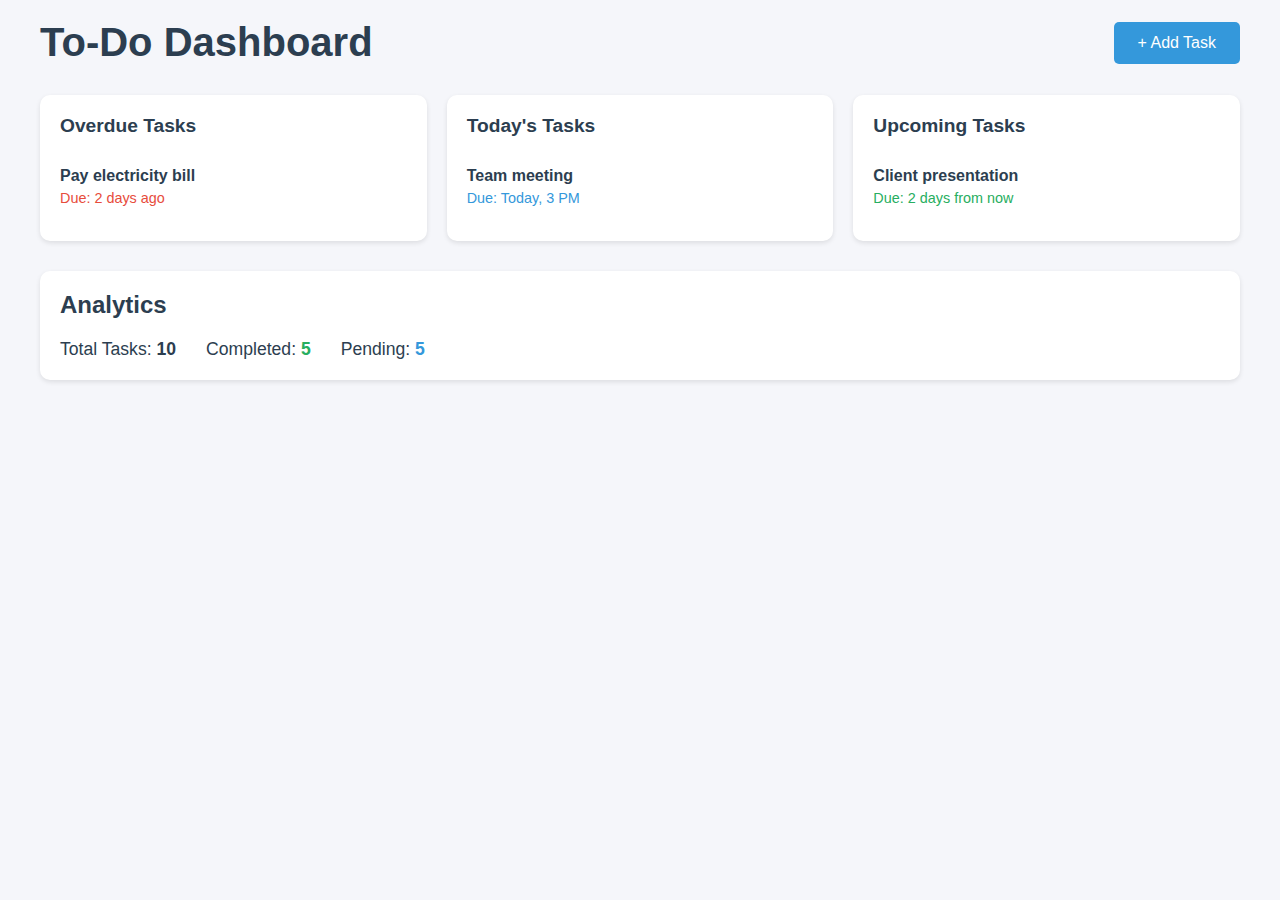
<file: dashboard.html>
<!DOCTYPE html>
<html lang="en">
<head>
    <meta charset="UTF-8">
    <meta name="viewport" content="width=device-width, initial-scale=1.0">
    <title>To-Do Dashboard</title>
    <link rel="stylesheet" href="todolist.css">
</head>
<body>
    <div class="container">
        
        <header class="dashboard-header">
            <h1>To-Do Dashboard</h1>
            <button class="create-btn">+ Add Task</button>
        </header>

        <!-- Task Sections -->
        <section class="tasks-overview">
            <div class="overview-card">
                <h2>Overdue Tasks</h2>
                <ul class="task-list overdue">
                    <!-- Example Overdue Task -->
                    <li>
                        <h4>Pay electricity bill</h4>
                        <p>Due: 2 days ago</p>
                    </li>
                </ul>
            </div>
            <div class="overview-card">
                <h2>Today's Tasks</h2>
                <ul class="task-list today">
                    <!-- Example Today's Task -->
                    <li>
                        <h4>Team meeting</h4>
                        <p>Due: Today, 3 PM</p>
                    </li>
                </ul>
            </div>
            <div class="overview-card">
                <h2>Upcoming Tasks</h2>
                <ul class="task-list upcoming">
                    <!-- Example Upcoming Task -->
                    <li>
                        <h4>Client presentation</h4>
                        <p>Due: 2 days from now</p>
                    </li>
                </ul>
            </div>
        </section>

        <!-- Analytics Section -->
        <section class="analytics">
            <h2>Analytics</h2>
            <div class="stats">
                <p>Total Tasks: <span id="total-tasks">10</span></p>
                <p>Completed: <span id="completed-tasks">5</span></p>
                <p>Pending: <span id="pending-tasks">5</span></p>
            </div>
        </section>
    </div>
</body>
</html>
</file>
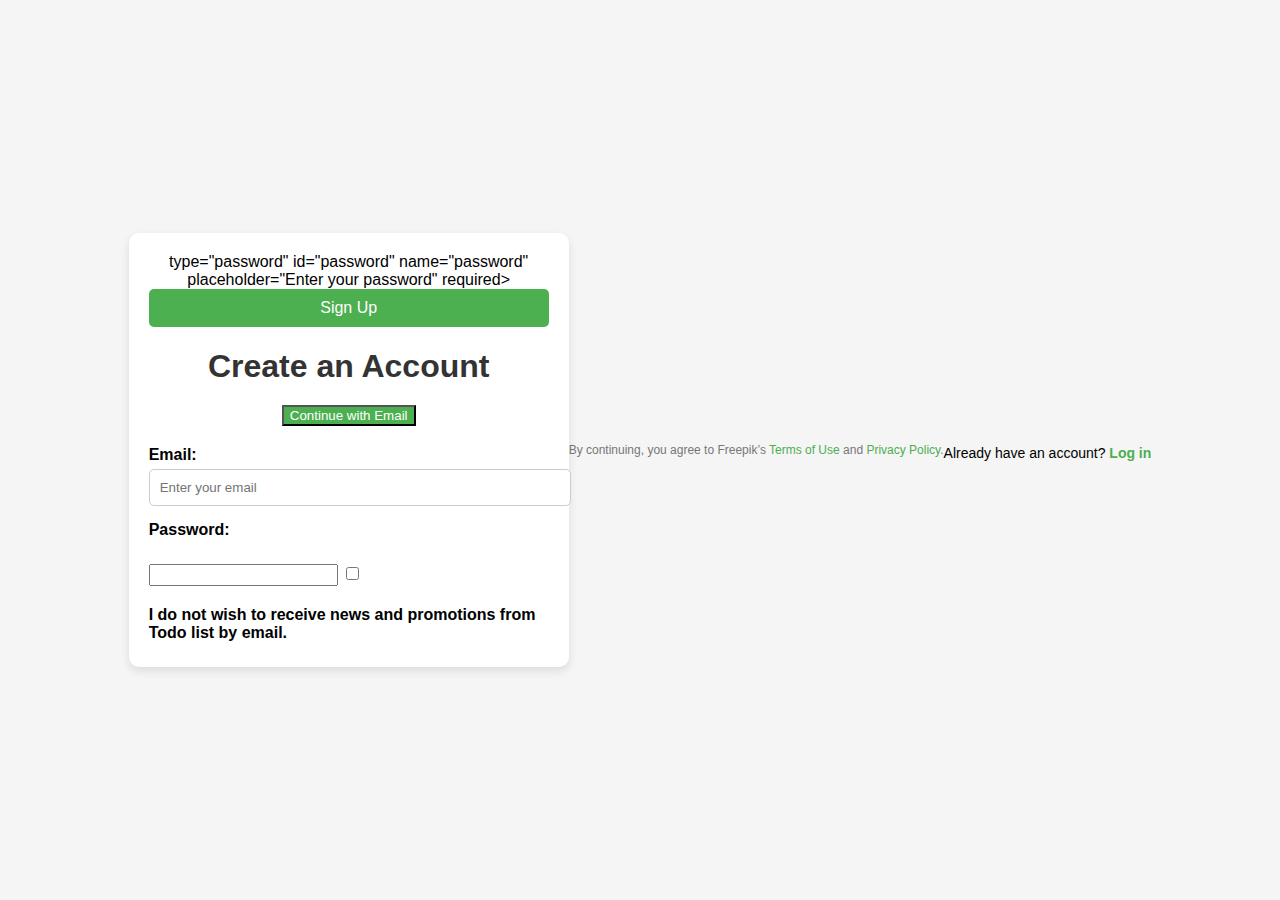
<file: signup.html>
<!DOCTYPE html>
<html lang="en">
<head>
    <meta charset="UTF-8">
    <meta name="viewport" content="width=device-width, initial-scale=1.0">
    <title>Sign Up</title>
    <link rel="stylesheet" href="signup.css">
</head>
<body>
    <div class="signup-container">
        <div class="logo-section">
            <div class="image-section">
                <!-- Logo or Image can be added here -->
            </div>
        </div>
       type="password" id="password" name="password" placeholder="Enter your password" required>
            
            <button type="submit" class="btn submit-btn">Sign Up</button>
        </form>
  <h1>Create an Account</h1>
        
        <!-- Button to toggle the email form -->
        <button class="btn email-btn">Continue with Email</button>

        <form id="signupForm" action="signup.php" method="POST">
            <label for="email">Email:</label>
            <input type="email" id="email" name="email" placeholder="Enter your email" required>
            
            <label for="password">Password:</label>
            <input
        <div class="newsletter">
            <input type="checkbox" id="newsletter" name="newsletter">
            <label for="newsletter">I do not wish to receive news and promotions from Todo list by email.</label>
        </div>

        <p class="terms">
            By continuing, you agree to Freepik’s <a href="#">Terms of Use</a> and <a href="#">Privacy Policy</a>.
        </p>

        <p class="login-link">Already have an account? <a href="login.html">Log in</a></p>
    </div>

    <script>
        // Script to toggle email form when clicking "Continue with Email"
        document.querySelector('.email-btn').addEventListener('click', () => {
            document.getElementById('signupForm').style.display = 'block';
            document.querySelector('.email-btn').style.display = 'none'; // Hide the button after clicking
        });
    </script>
</body>
</html>
</file>
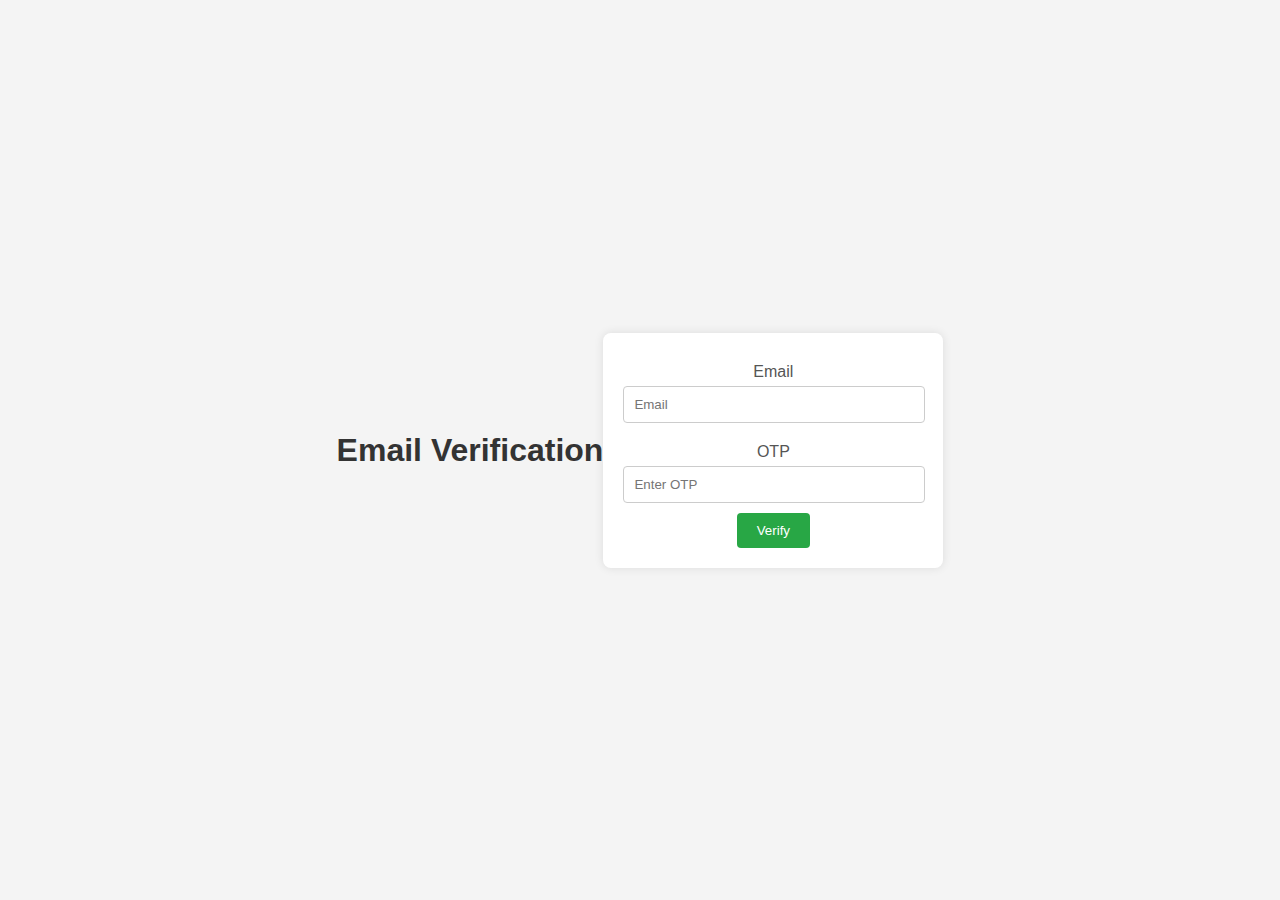
<file: verify.html>
<!DOCTYPE html>
<html lang="en">
<head>
    <meta charset="UTF-8">
    <meta name="viewport" content="width=device-width, initial-scale=1.0">
    <title>Verify OTP</title>
    <style>
        body {
            font-family: Arial, sans-serif;
            background-color: #f4f4f4;
            display: flex;
            justify-content: center;
            align-items: center;
            height: 100vh;
            margin: 0;
        }
        h1 {
            color: #333;
        }
        form {
            background: #fff;
            padding: 20px;
            border-radius: 8px;
            box-shadow: 0 0 10px rgba(0, 0, 0, 0.1);
            width: 300px;
            text-align: center;
        }
        label {
            display: block;
            margin: 10px 0 5px;
            color: #555;
        }
        input[type="email"],
        input[type="text"] {
            width: calc(100% - 20px);
            padding: 10px;
            margin-bottom: 10px;
            border: 1px solid #ccc;
            border-radius: 4px;
        }
        button {
            background-color: #28a745;
            color: white;
            padding: 10px 20px;
            border: none;
            border-radius: 4px;
            cursor: pointer;
        }
        button:hover {
            background-color: #218838;
        }
    </style>
</head>
<body>
    <h1>Email Verification</h1>
    <form id="verification-form" method="post" action="processor.php">
        <input type="hidden" name="action" value="verify">
        <label for="email">Email</label>
        <input type="email" name="email" placeholder="Email" required>
        <label for="otp">OTP</label>
        <input type="text" name="otp" placeholder="Enter OTP" required>
        <button type="submit">Verify</button>
    </form>
</body>
</html>
</file>
<file: todolist.css>
:root {
    --primary-color: #2c3e50;
    --secondary-color: #3498db;
    --success-color: #27ae60;
    --danger-color: #e74c3c;
    --light-gray: #ecf0f1;
    --text-color: #2c3e50;
}

body {
    font-family: 'Segoe UI', Tahoma, Geneva, Verdana, sans-serif;
    margin: 0;
    padding: 20px;
    background-color: #f5f6fa;
    color: var(--text-color);
}

.container {
    max-width: 1200px;
    margin: 0 auto;
}

.dashboard-header {
    display: flex;
    justify-content: space-between;
    align-items: center;
    margin-bottom: 30px;
}

.dashboard-header h1 {
    color: var(--primary-color);
    font-size: 2.5rem;
    margin: 0;
}

.create-btn {
    background-color: var(--secondary-color);
    color: white;
    border: none;
    padding: 12px 24px;
    border-radius: 5px;
    cursor: pointer;
    font-size: 1rem;
    transition: background-color 0.3s ease;
}

.create-btn:hover {
    background-color: #2980b9;
}

.tasks-overview {
    display: flex;
    gap: 20px;
    margin-bottom: 30px;
}

.overview-card {
    background-color: white;
    padding: 20px;
    border-radius: 10px;
    box-shadow: 0 2px 5px rgba(0,0,0,0.1);
    flex: 1;
}

.overview-card h2 {
    font-size: 1.2rem;
    margin-top: 0;
    margin-bottom: 15px;
    color: var(--primary-color);
}

.task-list {
    list-style: none;
    padding: 0;
    margin: 0;
}

.task-list li {
    padding: 15px 0;
    border-bottom: 1px solid var(--light-gray);
}

.task-list li:last-child {
    border-bottom: none;
}

.task-list h4 {
    margin: 0 0 5px 0;
    font-size: 1rem;
}

.task-list p {
    margin: 0;
    font-size: 0.9rem;
    color: #7f8c8d;
}

.overdue p {
    color: var(--danger-color);
}

.today p {
    color: var(--secondary-color);
}

.upcoming p {
    color: var(--success-color);
}

.analytics {
    background-color: white;
    padding: 20px;
    border-radius: 10px;
    box-shadow: 0 2px 5px rgba(0,0,0,0.1);
}

.analytics h2 {
    margin-top: 0;
    color: var(--primary-color);
}

.stats {
    display: flex;
    gap: 30px;
}

.stats p {
    margin: 0;
    font-size: 1.1rem;
}

.stats span {
    font-weight: bold;
}

#total-tasks {
    color: var(--primary-color);
}

#completed-tasks {
    color: var(--success-color);
}

#pending-tasks {
    color: var(--secondary-color);
}

@media (max-width: 768px) {
    .tasks-overview {
        flex-direction: column;
    }
    
    .dashboard-header {
        flex-direction: column;
        align-items: flex-start;
        gap: 15px;
    }
    
    .stats {
        flex-direction: column;
        gap: 15px;
    }
}
</file>
<file: signup.css>
body {
    font-family: Arial, sans-serif;
    margin: 0;
    padding: 0;
    display: flex;
    justify-content: center;
    align-items: center;
    height: 100vh;
    background: #f5f5f5;
}

.signup-container {
    max-width: 400px;
    width: 100%;
    padding: 20px;
    background: #fff;
    border-radius: 10px;
    box-shadow: 0 4px 10px rgba(0, 0, 0, 0.1);
    text-align: center;
}

.logo {
    max-width: 150px;
    margin-bottom: 20px;
}

h1 {
    color: #333;
    margin-bottom: 20px;
}

.signup-options .btn {
    width: 100%;
    margin-bottom: 10px;
    padding: 10px;
    border: none;
    border-radius: 5px;
    font-size: 16px;
    cursor: pointer;
    transition: background-color 0.3s ease;
}

.apple-btn {
    background-color: #333;
    color: #fff;
}

.email-btn {
    background-color: #4caf50;
    color: #fff;
}

.apple-btn:hover, .email-btn:hover {
    opacity: 0.9;
}

form {
    text-align: left;
    margin-top: 20px;
}

label {
    font-weight: bold;
    margin-bottom: 5px;
    display: block;
}

input[type="email"], input[type="password"] {
    width: 100%;
    padding: 10px;
    margin-bottom: 15px;
    border: 1px solid #ccc;
    border-radius: 5px;
}

.submit-btn {
    width: 100%;
    background-color: #4caf50;
    color: #fff;
    padding: 10px;
    font-size: 16px;
    border: none;
    border-radius: 5px;
    cursor: pointer;
    transition: background-color 0.3s ease;
}

.submit-btn:hover {
    background-color: #45a049;
}

.newsletter {
    margin: 20px 0;
    font-size: 14px;
}

.terms {
    font-size: 12px;
    color: #777;
}

.terms a {
    color: #4caf50;
    text-decoration: none;
}

.terms a:hover {
    text-decoration: underline;
}
.image-section {
    flex: 1;
    background: url('build.jpg') no-repeat center center/cover;
    display: none; /* Adjust for small screens */
}

.login-link {
    margin-top: 20px;
    font-size: 14px;
}

.login-link a {
    color: #4caf50;
    text-decoration: none;
    font-weight: bold;
}

.login-link a:hover {
    text-decoration: underline;
}
</file>
